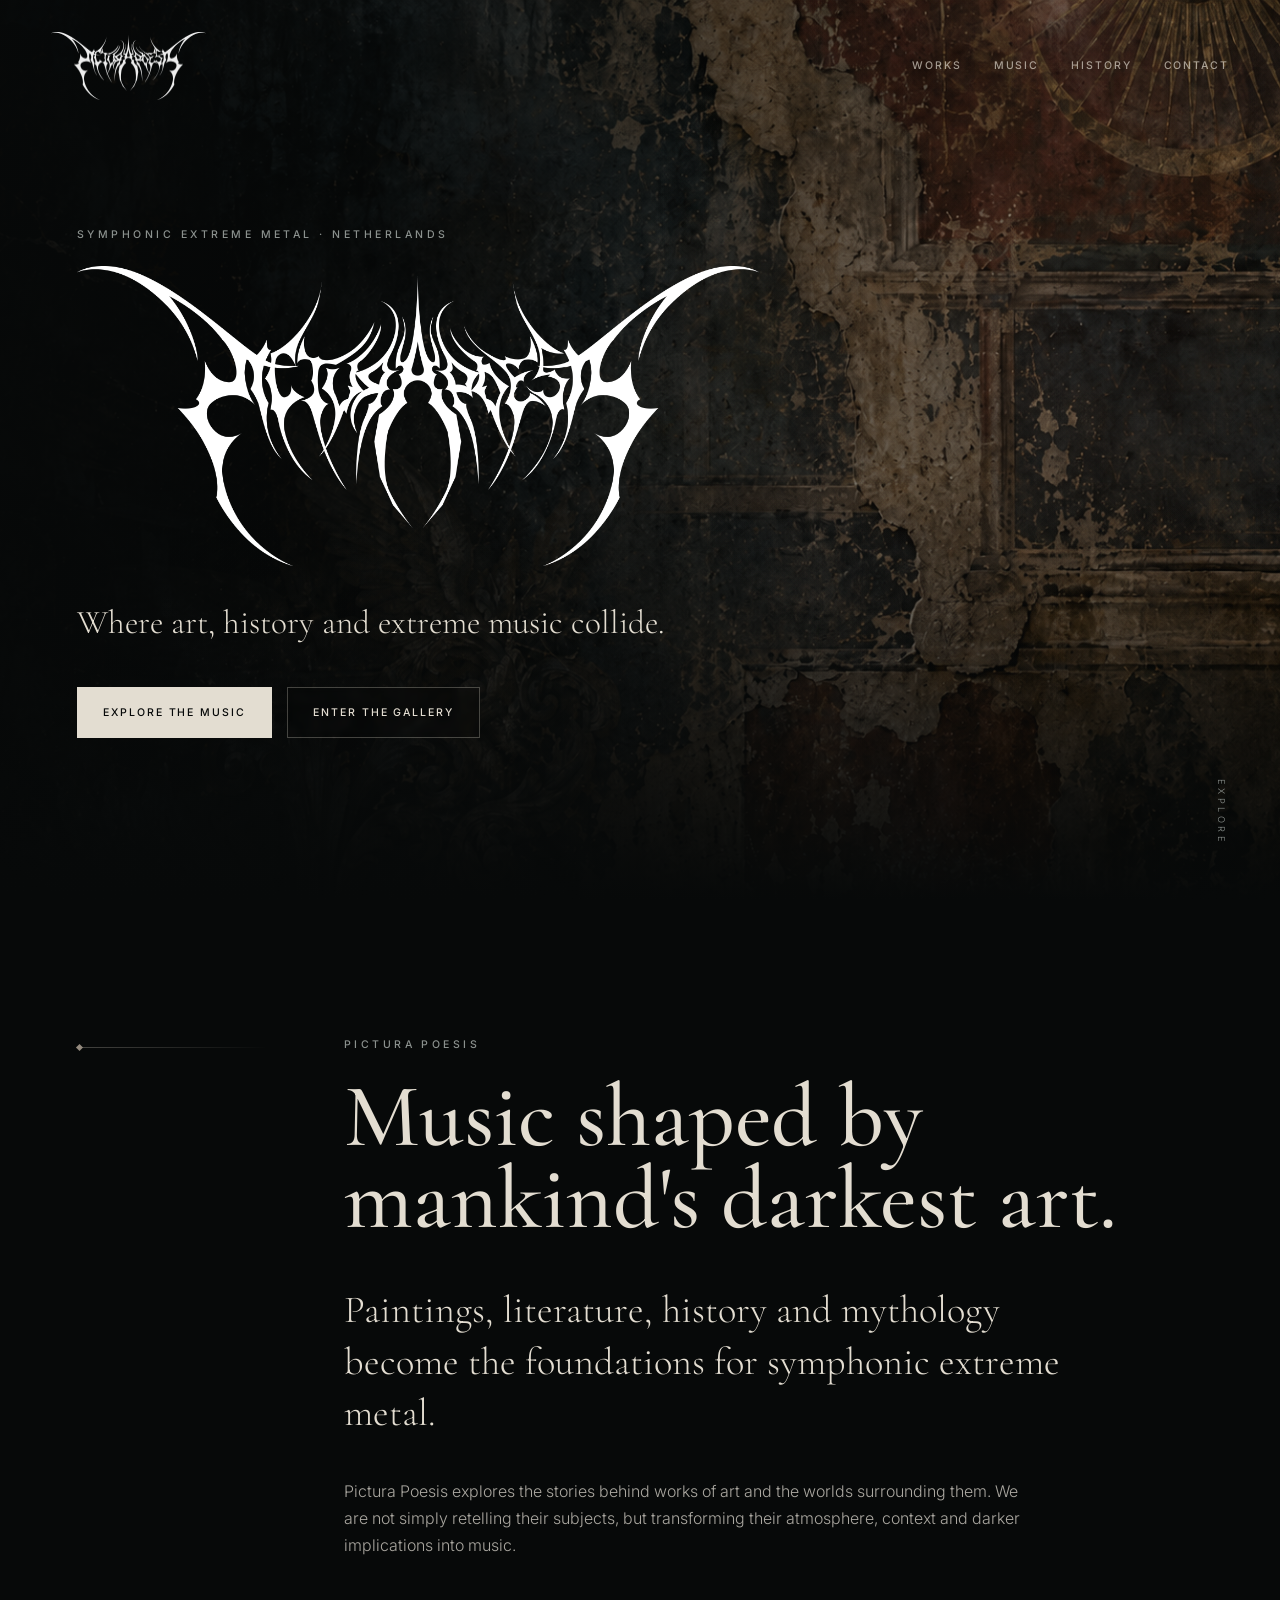
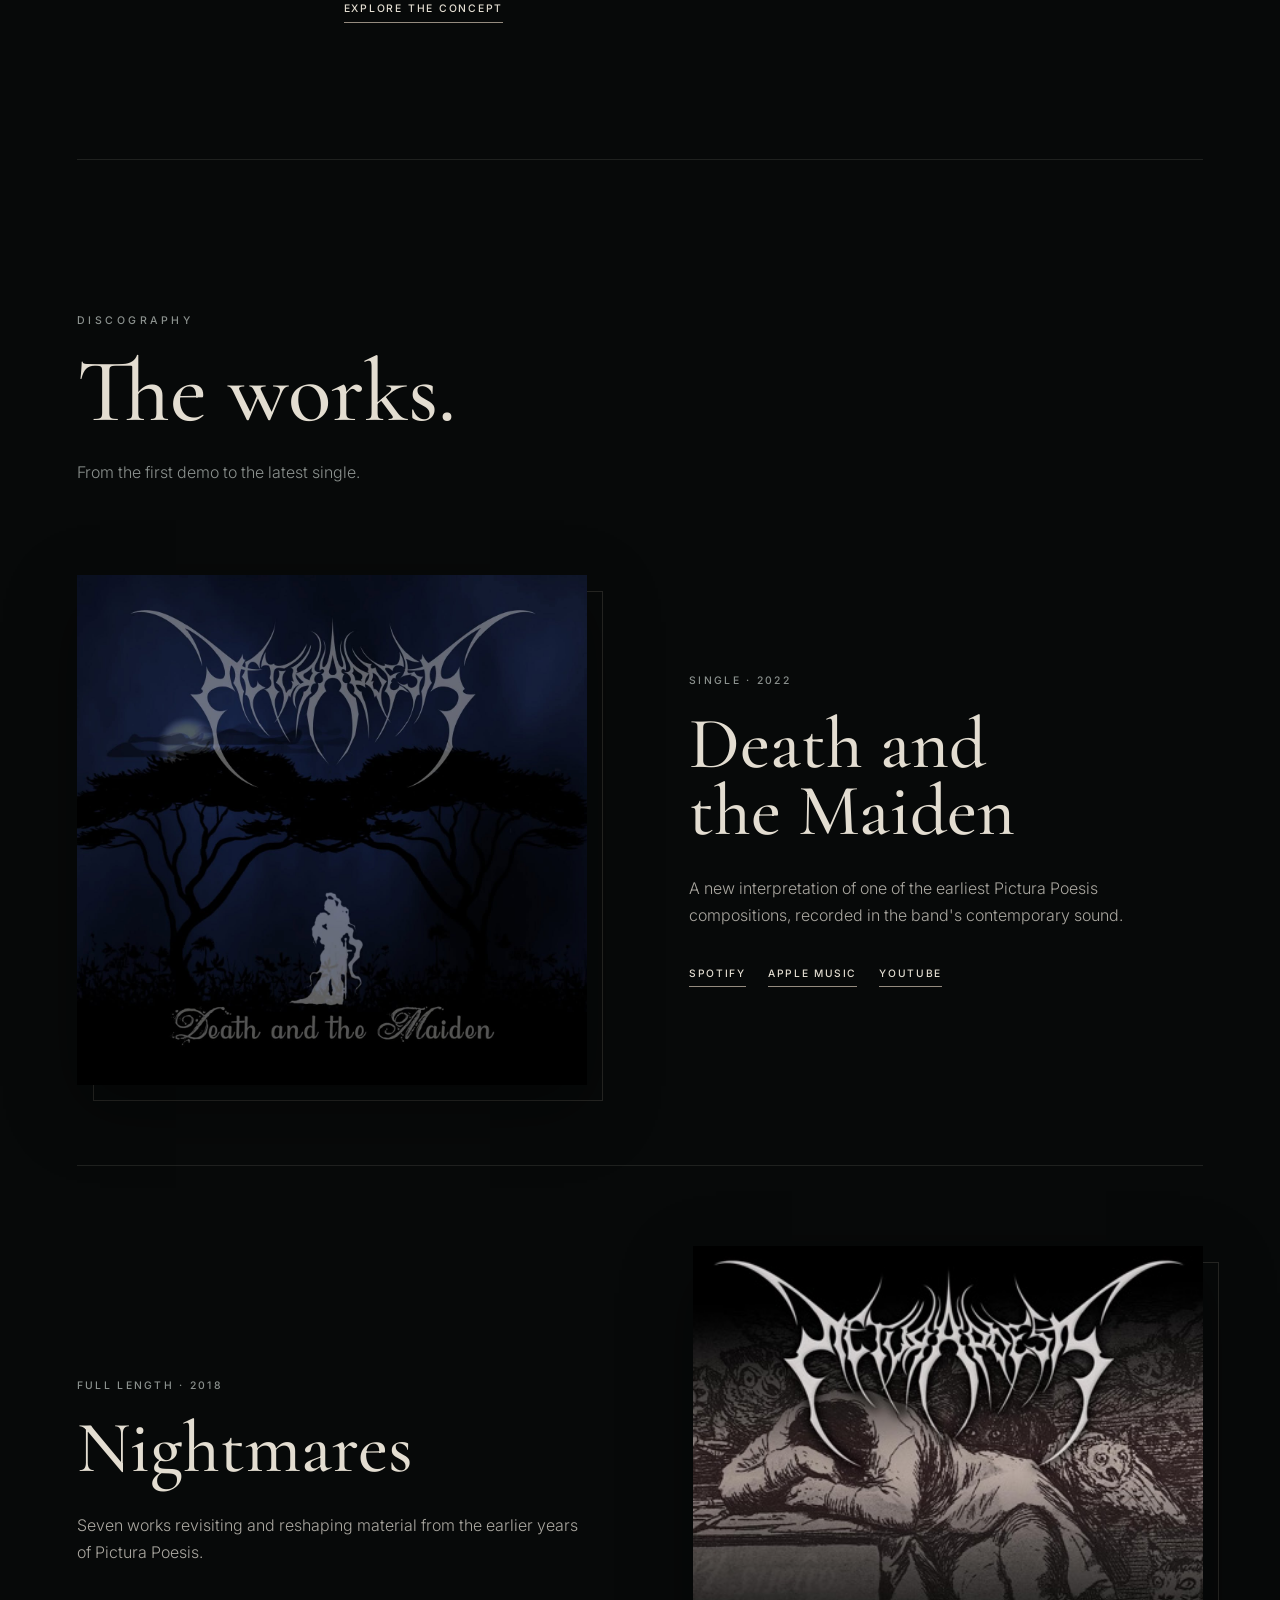
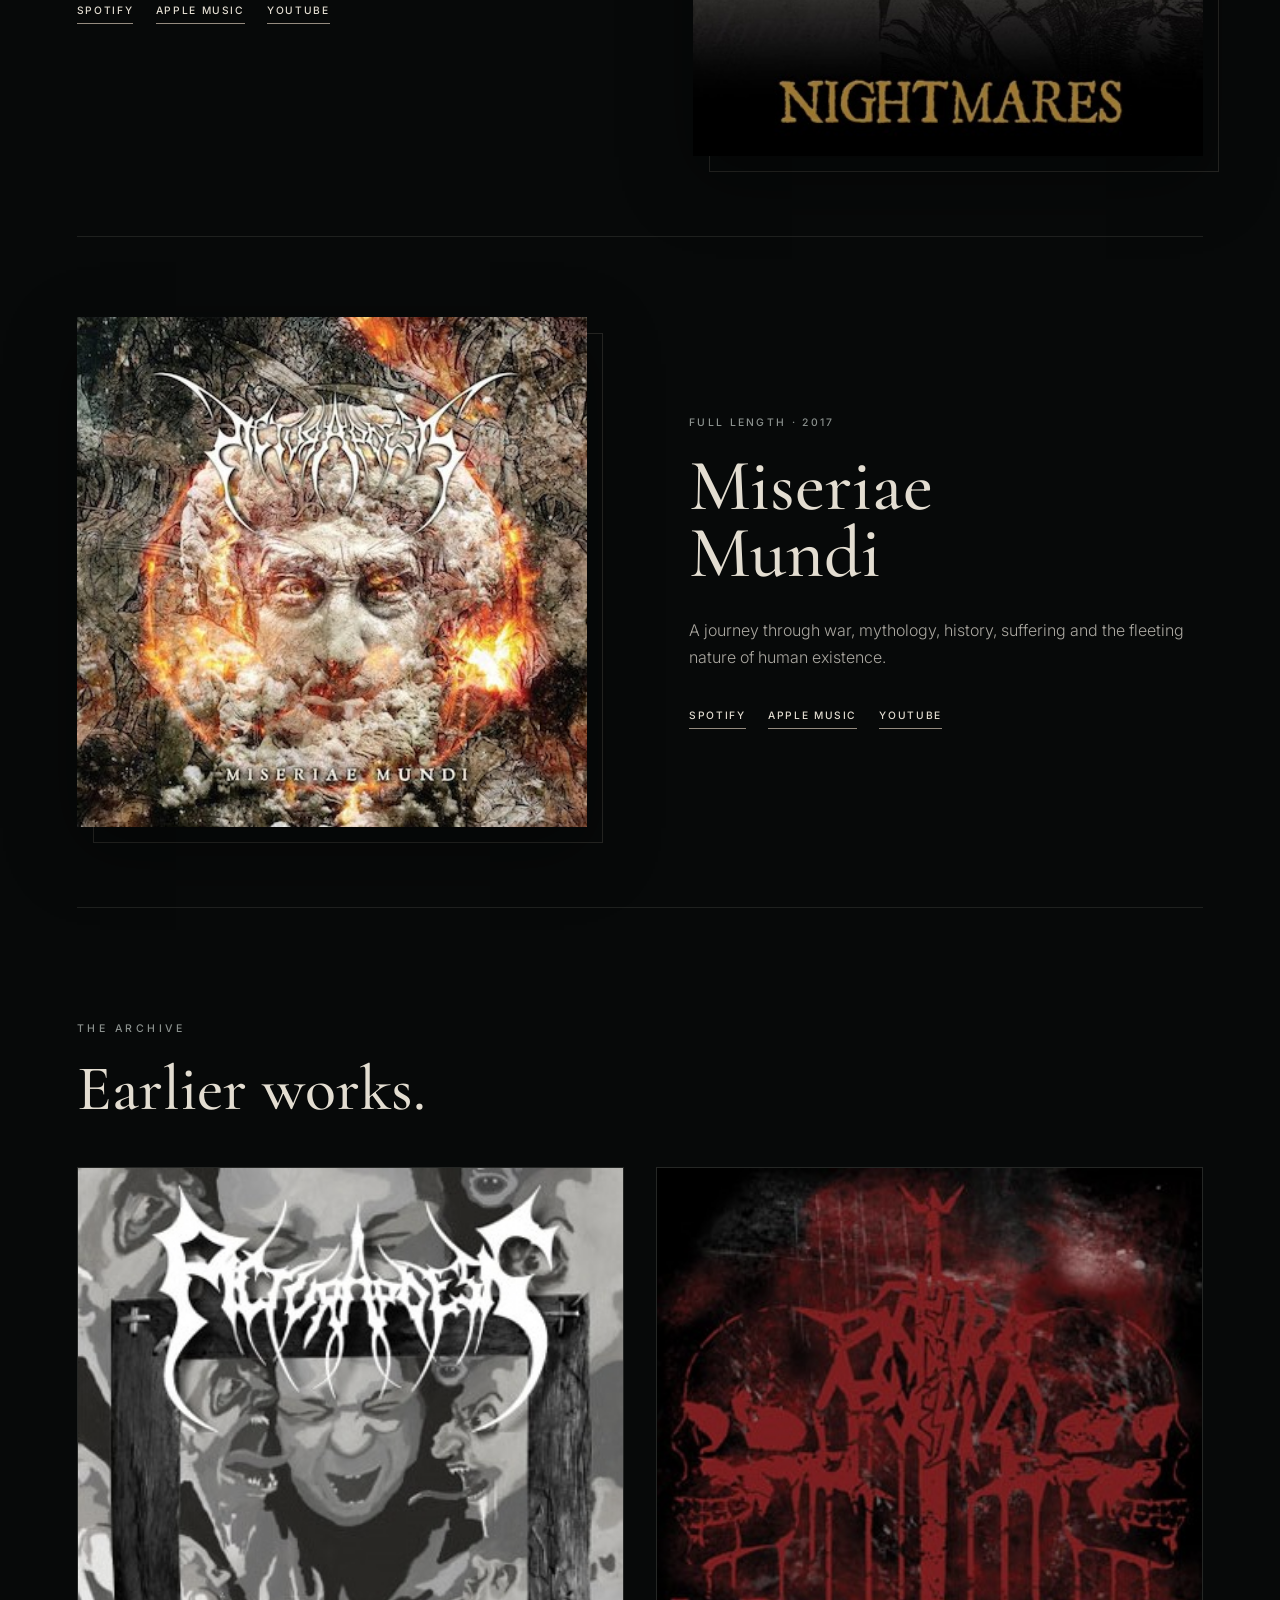
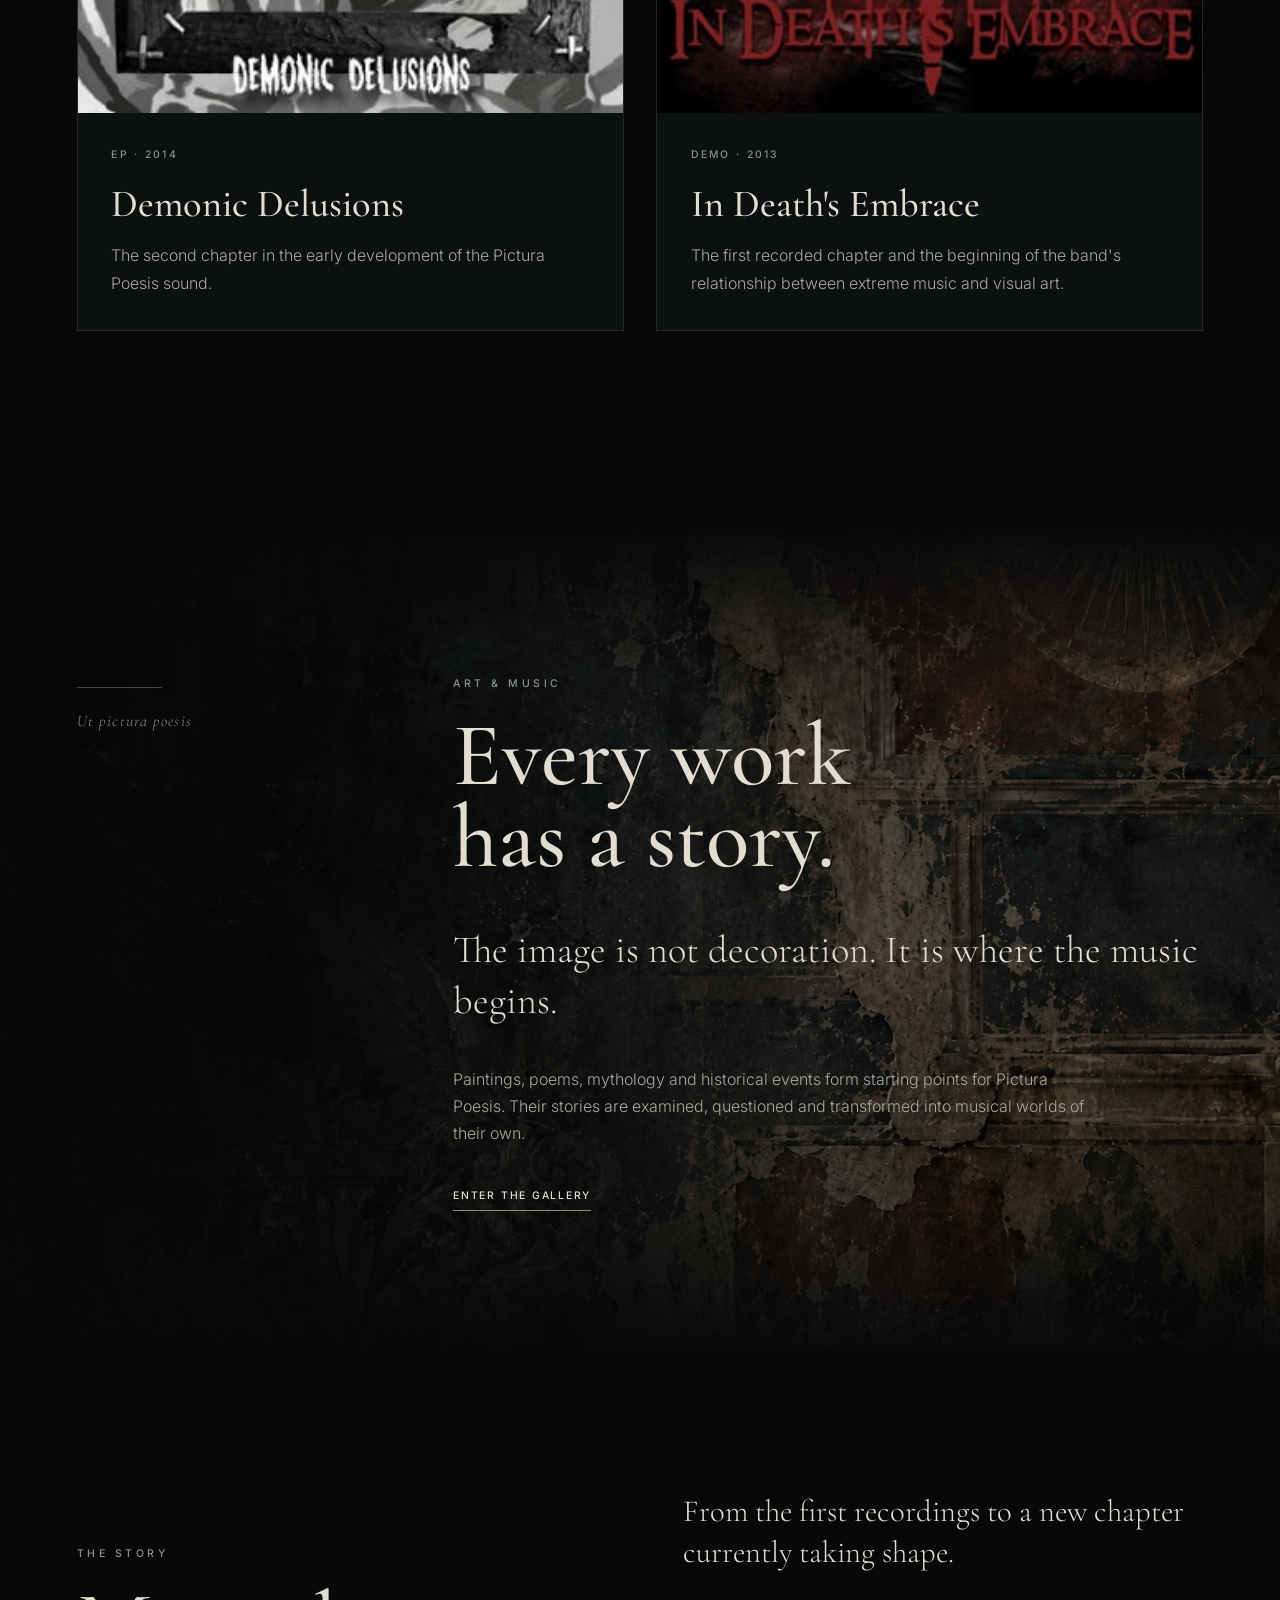
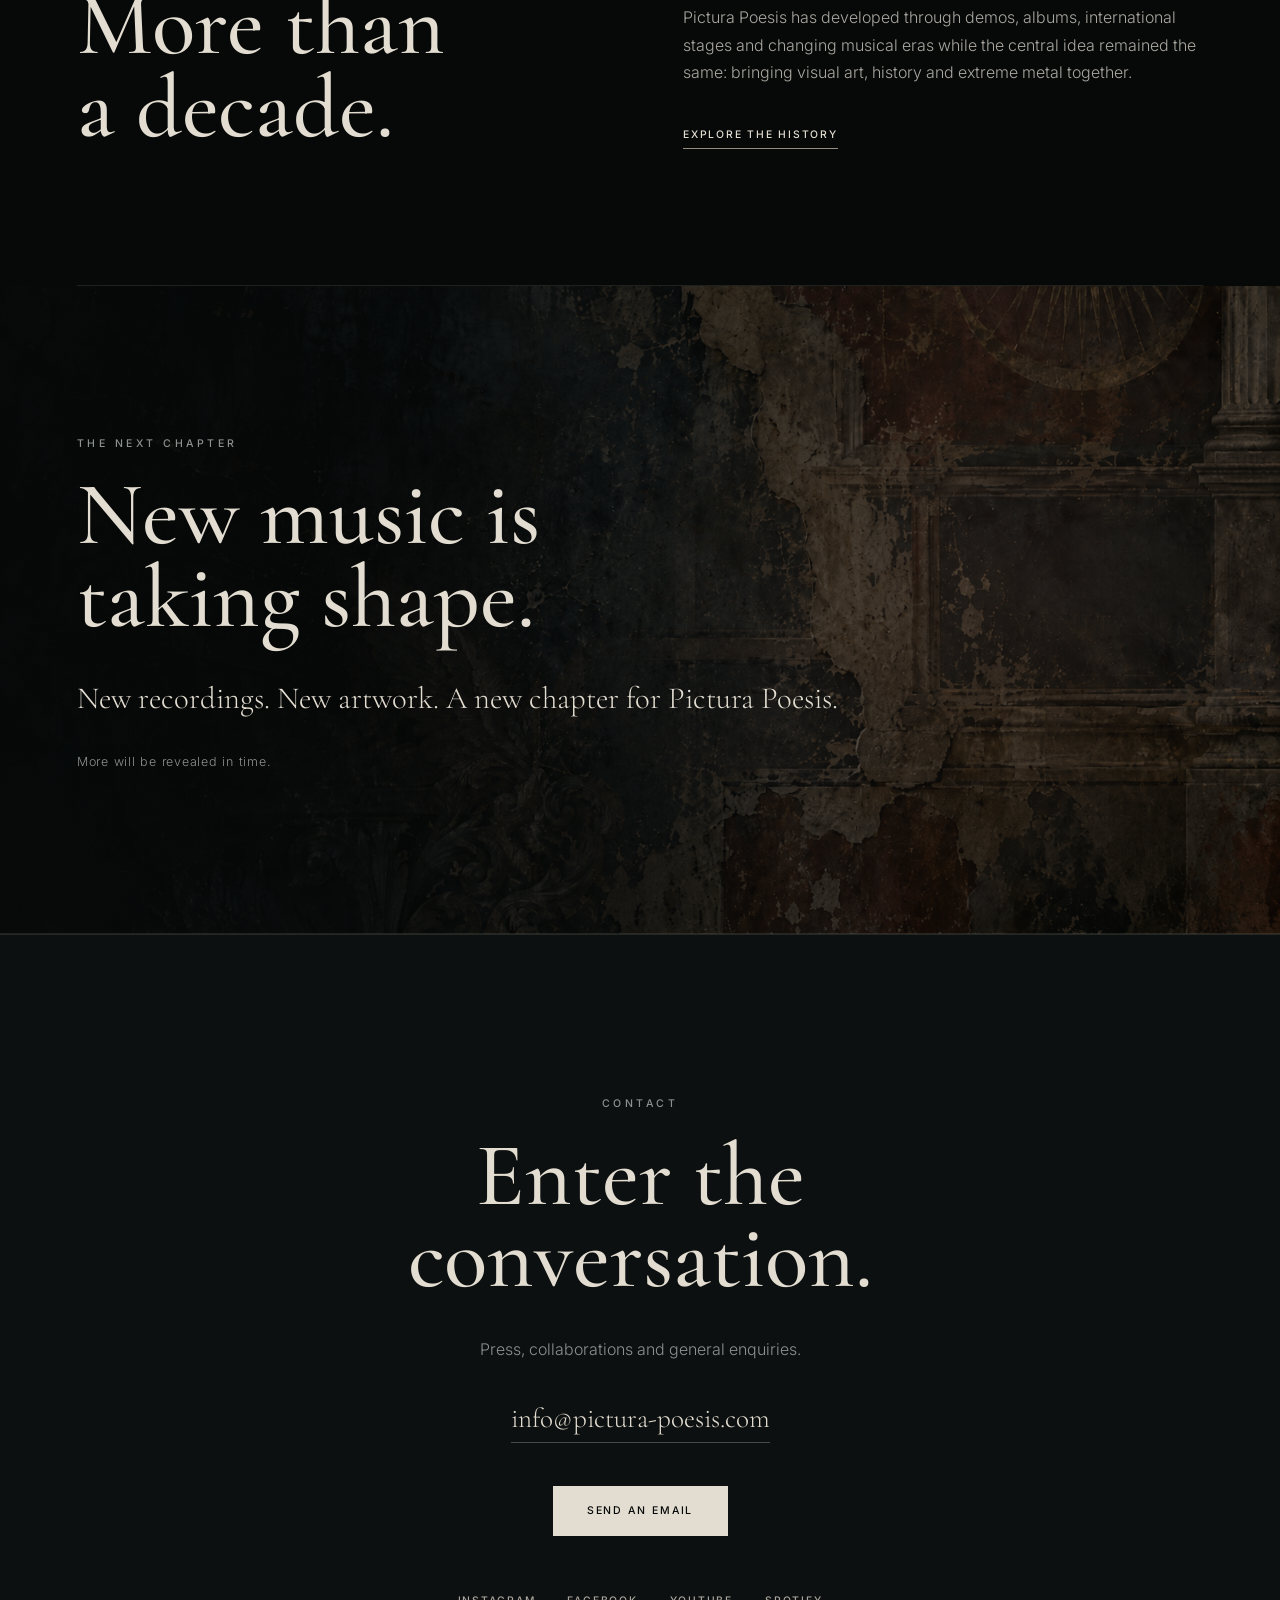
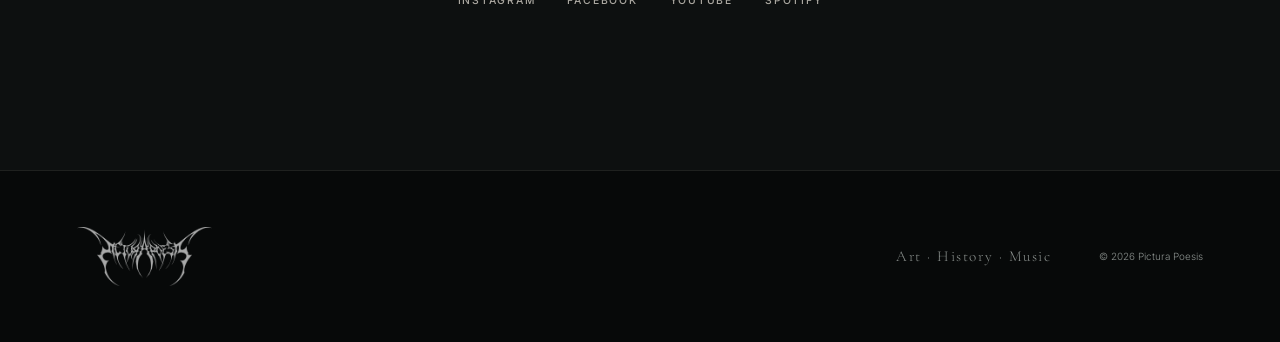
<file: index.html>
<!DOCTYPE html>
<html lang="en">
<head>
<meta charset="UTF-8">
<meta name="viewport" content="width=device-width, initial-scale=1.0">
<title>Pictura Poesis — Symphonic Extreme Metal</title>
<meta name="description" content="Pictura Poesis is a Dutch symphonic extreme metal band inspired by visual art, history, mythology and the darker side of mankind.">
<meta name="author" content="Pictura Poesis">
<meta name="robots" content="index, follow">
<link rel="canonical" href="https://pictura-poesis.com/">
<meta name="theme-color" content="#070909">
<link rel="icon" type="image/png" href="/assets/images/favicon.png">
<link rel="apple-touch-icon" href="/assets/images/favicon.png">
<meta property="og:type" content="website">
<meta property="og:title" content="Pictura Poesis — Symphonic Extreme Metal">
<meta property="og:description" content="Where art, history and extreme music collide.">
<meta property="og:url" content="https://pictura-poesis.com/">
<meta property="og:image" content="https://pictura-poesis.com/assets/images/social-preview.jpg">
<meta property="og:image:width" content="1200">
<meta property="og:image:height" content="630">
<meta property="og:site_name" content="Pictura Poesis">
<meta name="twitter:card" content="summary_large_image">
<meta name="twitter:title" content="Pictura Poesis — Symphonic Extreme Metal">
<meta name="twitter:description" content="Where art, history and extreme music collide.">
<meta name="twitter:image" content="https://pictura-poesis.com/assets/images/social-preview.jpg">
<link rel="preconnect" href="https://fonts.googleapis.com">
<link rel="preconnect" href="https://fonts.gstatic.com" crossorigin>
<link href="https://fonts.googleapis.com/css2?family=Cormorant+Garamond:wght@400;500;600&family=Inter:wght@300;400;500;600&display=swap" rel="stylesheet">
<link rel="stylesheet" href="assets/css/style.css">
<script type="application/ld+json">
{"@context":"https://schema.org","@type":"MusicGroup","name":"Pictura Poesis","url":"https://pictura-poesis.com/","genre":["Symphonic Metal","Death Metal","Black Metal"],"sameAs":["https://www.facebook.com/picturapoesismetal/","https://www.instagram.com/picturapoesismetal/","https://www.youtube.com/@picturapoesis","https://open.spotify.com/artist/5WMOMd6braDyTlX9xz6n1Q"]}
</script>
</head>
<body>
<header class="site-header">
<a class="header-logo" href="index.html" aria-label="Pictura Poesis home"><img src="assets/images/logo.png" alt="Pictura Poesis"></a>
<nav class="desktop-nav" aria-label="Main navigation"><a href="works.html">Works</a><a href="#music">Music</a><a href="history.html">History</a><a href="#contact">Contact</a></nav>
<details class="mobile-menu"><summary>Menu</summary><nav aria-label="Mobile navigation"><a href="works.html">Works</a><a href="#music">Music</a><a href="history.html">History</a><a href="#contact">Contact</a></nav></details>
</header>
<main id="top">
<section class="hero">
<div class="hero-content">
<p class="eyebrow">Symphonic Extreme Metal · Netherlands</p>
<h1 class="sr-only">Pictura Poesis</h1>
<img class="hero-logo" src="assets/images/logo.png" alt="Pictura Poesis">
<p class="hero-tagline">Where art, history and extreme music collide.</p>
<div class="hero-actions"><a class="button button-primary" href="#music">Explore the music</a><a class="button button-secondary" href="works.html">Enter the gallery</a></div>
</div>
<a class="hero-scroll" href="#intro">Explore</a>
</section>
<section id="intro" class="intro section">
<div class="section-rule" aria-hidden="true"><span></span></div>
<div class="intro-content">
<p class="eyebrow">Pictura Poesis</p>
<h2>Music shaped by<br>mankind's darkest art.</h2>
<p class="lead">Paintings, literature, history and mythology become the foundations for symphonic extreme metal.</p>
<p class="body-copy">Pictura Poesis explores the stories behind works of art and the worlds surrounding them. We are not simply retelling their subjects, but transforming their atmosphere, context and darker implications into music.</p>
<a class="text-link" href="works.html">Explore the concept</a>
</div>
</section>
<section id="music" class="discography section">
<header class="section-heading"><p class="eyebrow">Discography</p><h2>The works.</h2><p>From the first demo to the latest single.</p></header>
<article class="release release-feature">
<div class="release-cover"><img src="assets/images/deathandthemaiden.jpg" alt="Death and the Maiden artwork" loading="lazy"></div>
<div class="release-info"><p class="release-type">Single · 2022</p><h3>Death and<br>the Maiden</h3><p>A new interpretation of one of the earliest Pictura Poesis compositions, recorded in the band's contemporary sound.</p><div class="streaming-links"><a href="https://open.spotify.com/album/4mwRuoXnrW4520mu24LD81" target="_blank" rel="noopener noreferrer">Spotify</a><a href="https://music.apple.com/us/album/death-and-the-maiden-single/1644871795" target="_blank" rel="noopener noreferrer">Apple Music</a><a href="https://www.youtube.com/@picturapoesis" target="_blank" rel="noopener noreferrer">YouTube</a></div></div>
</article>
<article class="release release-reverse">
<div class="release-cover"><img src="assets/images/nightmares.jpg" alt="Nightmares album artwork" loading="lazy"></div>
<div class="release-info"><p class="release-type">Full Length · 2018</p><h3>Nightmares</h3><p>Seven works revisiting and reshaping material from the earlier years of Pictura Poesis.</p><div class="streaming-links"><a href="https://open.spotify.com/album/3AnXdnMC1mDPxjdzt0FBMb" target="_blank" rel="noopener noreferrer">Spotify</a><a href="https://music.apple.com/us/album/nightmares/1437054928" target="_blank" rel="noopener noreferrer">Apple Music</a><a href="https://www.youtube.com/@picturapoesis" target="_blank" rel="noopener noreferrer">YouTube</a></div></div>
</article>
<article class="release">
<div class="release-cover"><img src="assets/images/miseriae-mundi.jpg" alt="Miseriae Mundi album artwork" loading="lazy"></div>
<div class="release-info"><p class="release-type">Full Length · 2017</p><h3>Miseriae<br>Mundi</h3><p>A journey through war, mythology, history, suffering and the fleeting nature of human existence.</p><div class="streaming-links"><a href="https://open.spotify.com/album/6PkFPd2xws554ISR9UhCnM" target="_blank" rel="noopener noreferrer">Spotify</a><a href="https://music.apple.com/us/album/miseriae-mundi/1218280300" target="_blank" rel="noopener noreferrer">Apple Music</a><a href="https://www.youtube.com/@picturapoesis" target="_blank" rel="noopener noreferrer">YouTube</a></div></div>
</article>
<div class="archive-heading"><div><p class="eyebrow">The Archive</p><h3>Earlier works.</h3></div></div>
<div class="archive-grid">
<article class="archive-release"><div class="archive-cover"><img src="assets/images/demonic-delusions.jpg" alt="Demonic Delusions artwork" loading="lazy"></div><div class="archive-details"><p class="release-type">EP · 2014</p><h4>Demonic Delusions</h4><p>The second chapter in the early development of the Pictura Poesis sound.</p></div></article>
<article class="archive-release"><div class="archive-cover"><img src="assets/images/in-deaths-embrace.jpg" alt="In Death's Embrace artwork" loading="lazy"></div><div class="archive-details"><p class="release-type">Demo · 2013</p><h4>In Death's Embrace</h4><p>The first recorded chapter and the beginning of the band's relationship between extreme music and visual art.</p></div></article>
</div>
</section>
<section class="concept-section">
<div class="concept-background"></div>
<div class="concept-inner">
<div class="concept-mark"><span></span><p>Ut pictura poesis</p></div>
<div class="concept-copy"><p class="eyebrow">Art & Music</p><h2>Every work<br>has a story.</h2><p class="lead">The image is not decoration. It is where the music begins.</p><p>Paintings, poems, mythology and historical events form starting points for Pictura Poesis. Their stories are examined, questioned and transformed into musical worlds of their own.</p><a class="text-link" href="works.html">Enter the gallery</a></div>
</div>
</section>
<section class="about section">
<div class="about-heading"><p class="eyebrow">The Story</p><h2>More than<br>a decade.</h2></div>
<div class="about-copy"><p class="lead-small">From the first recordings to a new chapter currently taking shape.</p><p>Pictura Poesis has developed through demos, albums, international stages and changing musical eras while the central idea remained the same: bringing visual art, history and extreme metal together.</p><a class="text-link" href="history.html">Explore the history</a></div>
</section>
<section class="next-chapter">
<div class="next-chapter-inner"><p class="eyebrow">The next chapter</p><h2>New music is<br>taking shape.</h2><p class="lead-small">New recordings. New artwork. A new chapter for Pictura Poesis.</p><p class="chapter-note">More will be revealed in time.</p></div>
</section>
<section id="contact" class="contact">
<div class="contact-inner"><p class="eyebrow">Contact</p><h2>Enter the<br>conversation.</h2><p class="contact-intro">Press, collaborations and general enquiries.</p><a class="email-link" href="mailto:info@pictura-poesis.com">info@pictura-poesis.com</a><div class="contact-actions"><a class="button button-primary" href="mailto:info@pictura-poesis.com">Send an email</a></div><div class="social-links"><a href="https://www.instagram.com/picturapoesismetal/" target="_blank" rel="noopener noreferrer">Instagram</a><a href="https://www.facebook.com/picturapoesismetal/" target="_blank" rel="noopener noreferrer">Facebook</a><a href="https://www.youtube.com/@picturapoesis" target="_blank" rel="noopener noreferrer">YouTube</a><a href="https://open.spotify.com/artist/5WMOMd6braDyTlX9xz6n1Q" target="_blank" rel="noopener noreferrer">Spotify</a></div></div>
</section>
</main>
<footer class="footer"><a class="footer-logo" href="index.html"><img src="assets/images/logo.png" alt="Pictura Poesis"></a><p class="footer-tagline">Art · History · Music</p><small>© 2026 Pictura Poesis</small></footer>
</body>
</html>
</file>
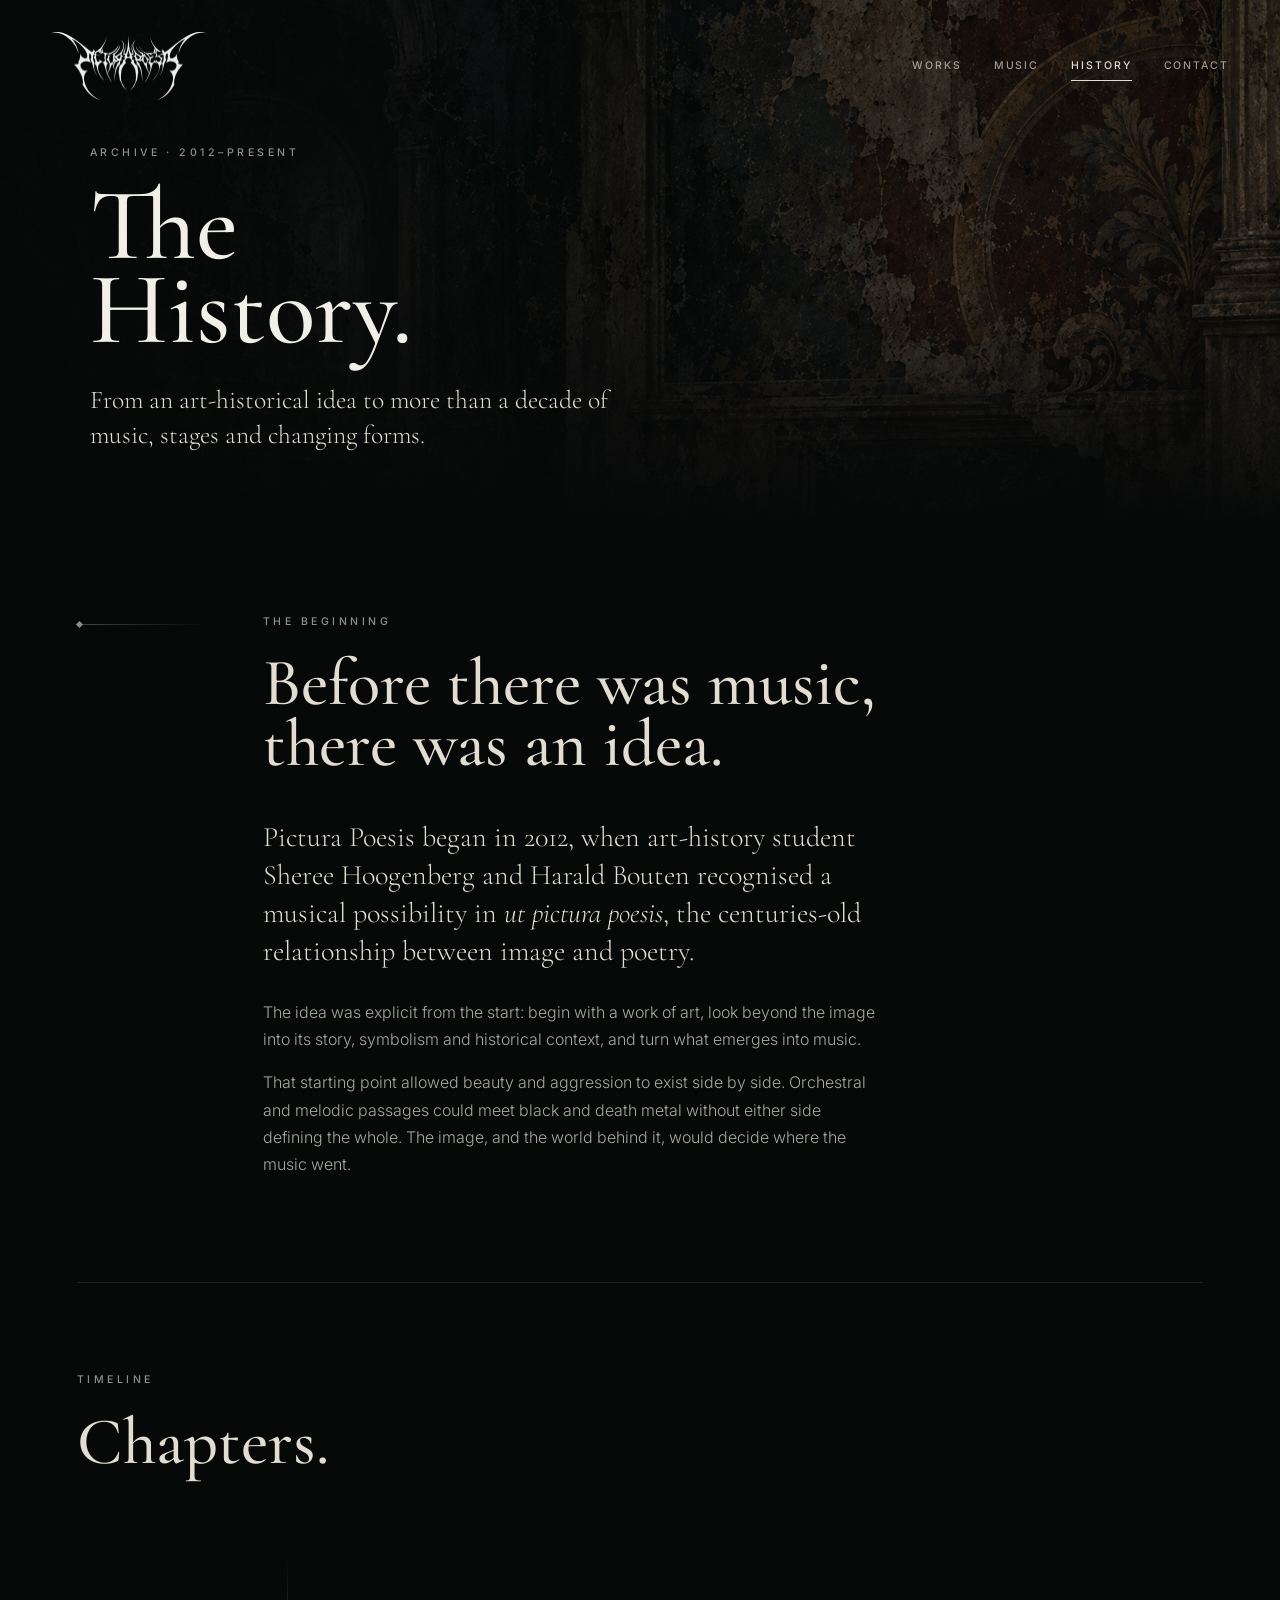
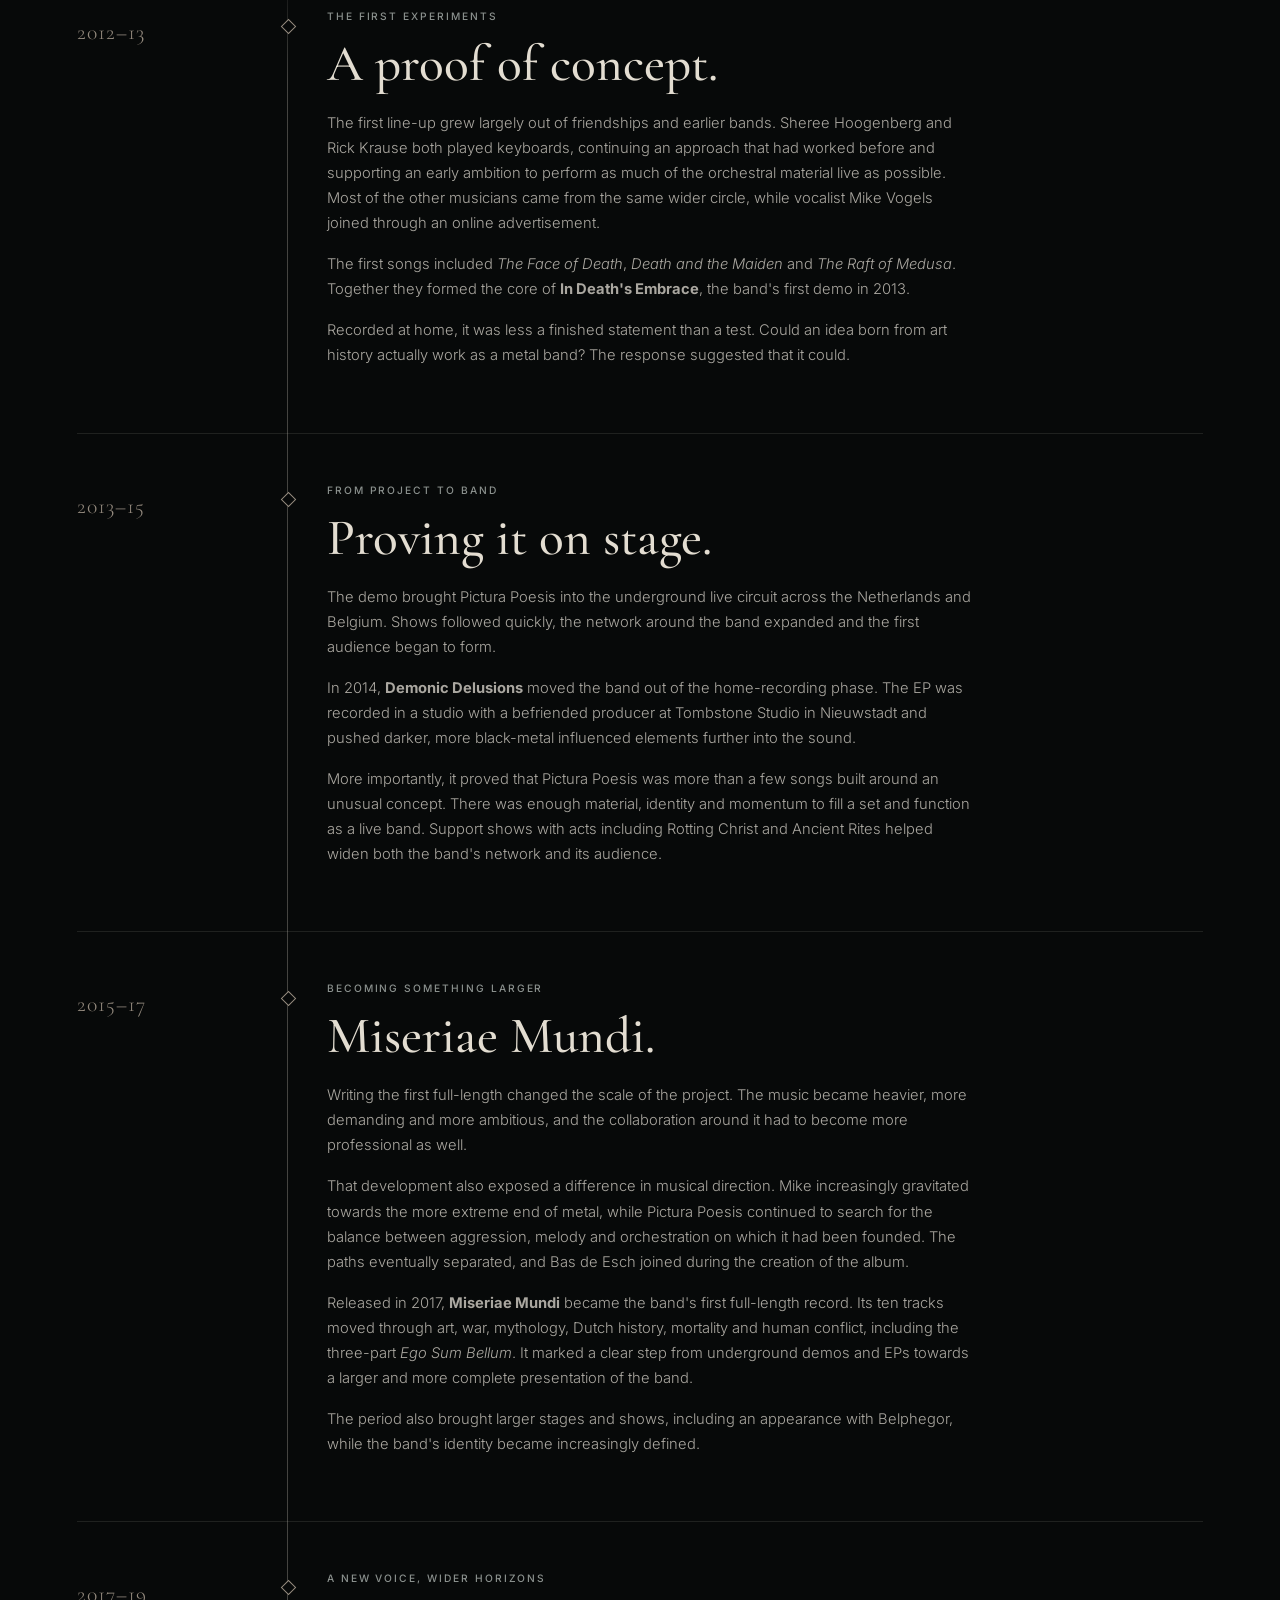
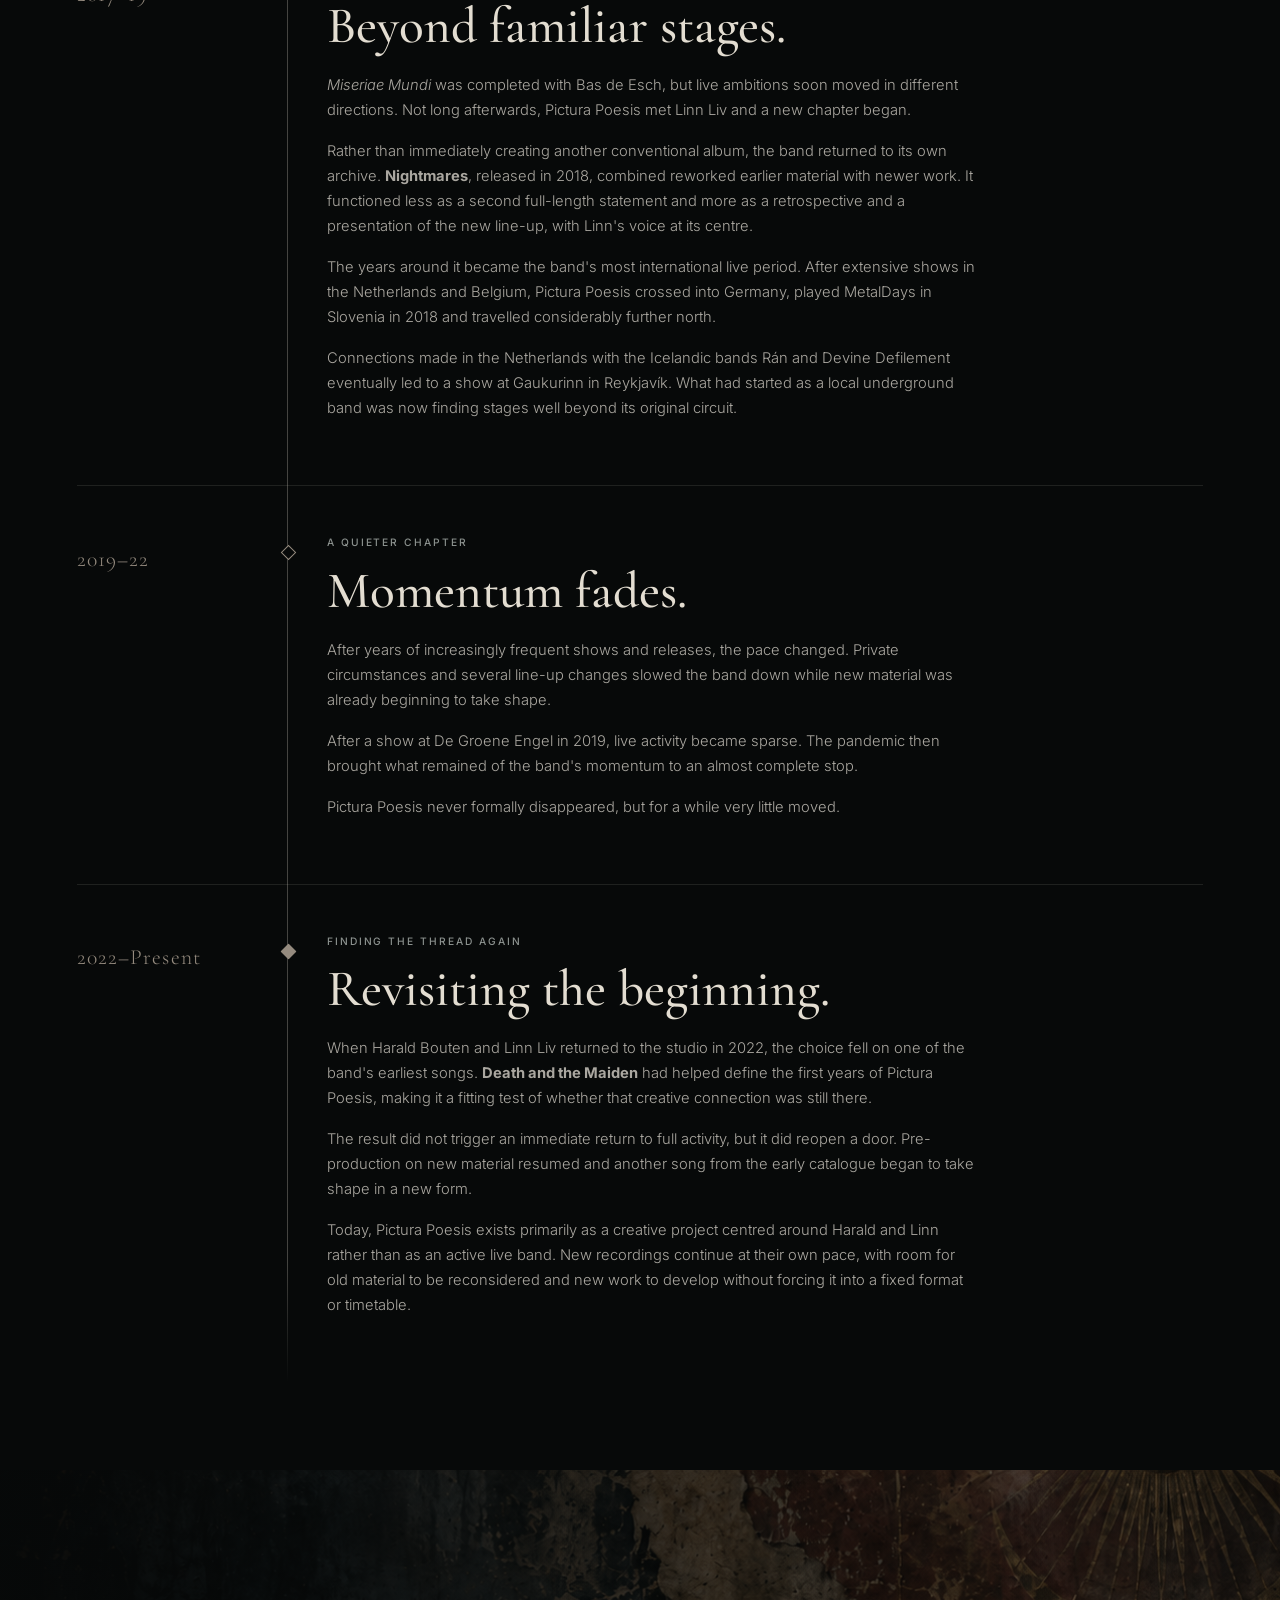
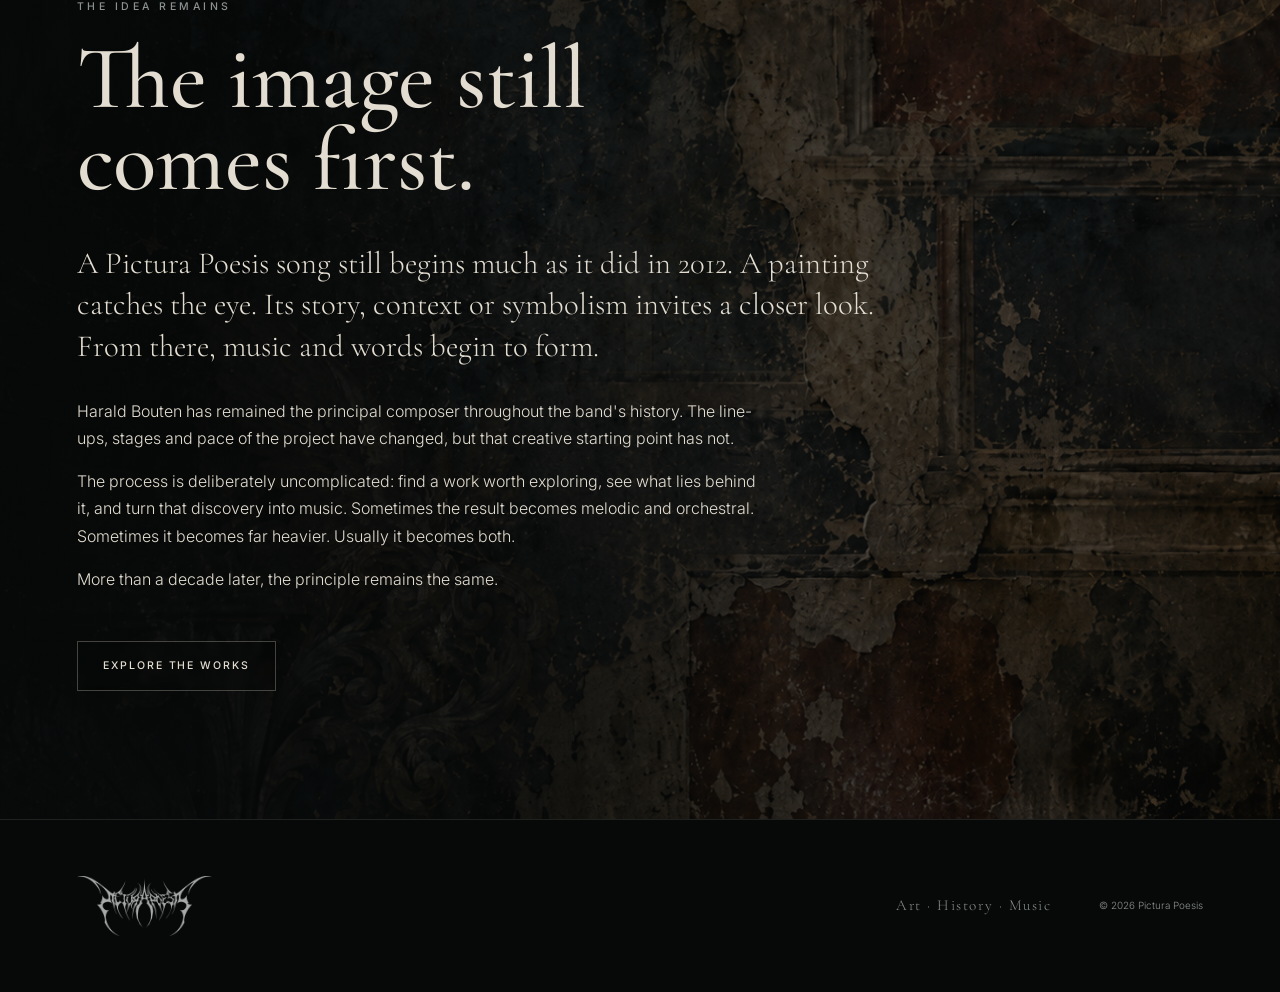
<file: history.html>
<!doctype html>
<html lang="en">
<head>
    <meta charset="utf-8">
    <meta name="viewport" content="width=device-width, initial-scale=1">
    <meta name="description" content="The history of Pictura Poesis, from its art-historical origins in 2012 to its current form as a symphonic extreme metal project.">
    <title>The History | Pictura Poesis</title>

    <link rel="preconnect" href="https://fonts.googleapis.com">
    <link rel="preconnect" href="https://fonts.gstatic.com" crossorigin>
    <link href="https://fonts.googleapis.com/css2?family=Cormorant+Garamond:wght@400;500;600&family=Inter:wght@300;400;500&display=swap" rel="stylesheet">
    <link rel="stylesheet" href="assets/css/style.css">
</head>

<body class="history-page">

<header class="site-header">
    <a class="header-logo" href="index.html" aria-label="Pictura Poesis home">
        <img src="assets/images/logo.png" alt="Pictura Poesis">
    </a>

    <nav class="desktop-nav" aria-label="Main navigation">
        <a href="works.html">Works</a>
        <a href="index.html#music">Music</a>
        <a class="nav-active" href="history.html" aria-current="page">History</a>
        <a href="index.html#contact">Contact</a>
    </nav>

    <details class="mobile-menu">
        <summary>Menu</summary>
        <nav aria-label="Mobile navigation">
            <a href="works.html">Works</a>
            <a href="index.html#music">Music</a>
            <a class="nav-active" href="history.html" aria-current="page">History</a>
            <a href="index.html#contact">Contact</a>
        </nav>
    </details>
</header>

<main>

    <section class="page-hero">
        <div class="page-hero-content">
            <p class="eyebrow">Archive · 2012–Present</p>
            <h1 class="page-title">The<br>History.</h1>
            <p class="page-lead">From an art-historical idea to more than a decade of music, stages and changing forms.</p>
        </div>
    </section>

    <section class="section page-intro">
        <div class="section-rule"><span></span></div>

        <div>
            <p class="eyebrow">The beginning</p>
            <h2>Before there was music,<br>there was an idea.</h2>

            <p class="lead">
                Pictura Poesis began in 2012, when art-history student Sheree Hoogenberg and Harald Bouten recognised a musical possibility in <em>ut pictura poesis</em>, the centuries-old relationship between image and poetry.
            </p>

            <div class="body-copy">
                <p>
                    The idea was explicit from the start: begin with a work of art, look beyond the image into its story, symbolism and historical context, and turn what emerges into music.
                </p>
                <p>
                    That starting point allowed beauty and aggression to exist side by side. Orchestral and melodic passages could meet black and death metal without either side defining the whole. The image, and the world behind it, would decide where the music went.
                </p>
            </div>
        </div>
    </section>

    <section class="section timeline-section">
        <div class="section-heading">
            <p class="eyebrow">Timeline</p>
            <h2>Chapters.</h2>
        </div>

        <div class="timeline">

            <article class="timeline-entry">
                <div class="timeline-year">2012–13</div>
                <div class="timeline-marker" aria-hidden="true"></div>

                <div class="timeline-content">
                    <p class="timeline-label">The first experiments</p>
                    <h3>A proof of concept.</h3>

                    <p>
                        The first line-up grew largely out of friendships and earlier bands. Sheree Hoogenberg and Rick Krause both played keyboards, continuing an approach that had worked before and supporting an early ambition to perform as much of the orchestral material live as possible. Most of the other musicians came from the same wider circle, while vocalist Mike Vogels joined through an online advertisement.
                    </p>
                    <p>
                        The first songs included <em>The Face of Death</em>, <em>Death and the Maiden</em> and <em>The Raft of Medusa</em>. Together they formed the core of <strong>In Death's Embrace</strong>, the band's first demo in 2013.
                    </p>
                    <p>
                        Recorded at home, it was less a finished statement than a test. Could an idea born from art history actually work as a metal band? The response suggested that it could.
                    </p>
                </div>
            </article>

            <article class="timeline-entry">
                <div class="timeline-year">2013–15</div>
                <div class="timeline-marker" aria-hidden="true"></div>

                <div class="timeline-content">
                    <p class="timeline-label">From project to band</p>
                    <h3>Proving it on stage.</h3>

                    <p>
                        The demo brought Pictura Poesis into the underground live circuit across the Netherlands and Belgium. Shows followed quickly, the network around the band expanded and the first audience began to form.
                    </p>
                    <p>
                        In 2014, <strong>Demonic Delusions</strong> moved the band out of the home-recording phase. The EP was recorded in a studio with a befriended producer at Tombstone Studio in Nieuwstadt and pushed darker, more black-metal influenced elements further into the sound.
                    </p>
                    <p>
                        More importantly, it proved that Pictura Poesis was more than a few songs built around an unusual concept. There was enough material, identity and momentum to fill a set and function as a live band. Support shows with acts including Rotting Christ and Ancient Rites helped widen both the band's network and its audience.
                    </p>
                </div>
            </article>

            <article class="timeline-entry">
                <div class="timeline-year">2015–17</div>
                <div class="timeline-marker" aria-hidden="true"></div>

                <div class="timeline-content">
                    <p class="timeline-label">Becoming something larger</p>
                    <h3>Miseriae Mundi.</h3>

                    <p>
                        Writing the first full-length changed the scale of the project. The music became heavier, more demanding and more ambitious, and the collaboration around it had to become more professional as well.
                    </p>
                    <p>
                        That development also exposed a difference in musical direction. Mike increasingly gravitated towards the more extreme end of metal, while Pictura Poesis continued to search for the balance between aggression, melody and orchestration on which it had been founded. The paths eventually separated, and Bas de Esch joined during the creation of the album.
                    </p>
                    <p>
                        Released in 2017, <strong>Miseriae Mundi</strong> became the band's first full-length record. Its ten tracks moved through art, war, mythology, Dutch history, mortality and human conflict, including the three-part <em>Ego Sum Bellum</em>. It marked a clear step from underground demos and EPs towards a larger and more complete presentation of the band.
                    </p>
                    <p>
                        The period also brought larger stages and shows, including an appearance with Belphegor, while the band's identity became increasingly defined.
                    </p>
                </div>
            </article>

            <article class="timeline-entry">
                <div class="timeline-year">2017–19</div>
                <div class="timeline-marker" aria-hidden="true"></div>

                <div class="timeline-content">
                    <p class="timeline-label">A new voice, wider horizons</p>
                    <h3>Beyond familiar stages.</h3>

                    <p>
                        <em>Miseriae Mundi</em> was completed with Bas de Esch, but live ambitions soon moved in different directions. Not long afterwards, Pictura Poesis met Linn Liv and a new chapter began.
                    </p>
                    <p>
                        Rather than immediately creating another conventional album, the band returned to its own archive. <strong>Nightmares</strong>, released in 2018, combined reworked earlier material with newer work. It functioned less as a second full-length statement and more as a retrospective and a presentation of the new line-up, with Linn's voice at its centre.
                    </p>
                    <p>
                        The years around it became the band's most international live period. After extensive shows in the Netherlands and Belgium, Pictura Poesis crossed into Germany, played MetalDays in Slovenia in 2018 and travelled considerably further north.
                    </p>
                    <p>
                        Connections made in the Netherlands with the Icelandic bands Rán and Devine Defilement eventually led to a show at Gaukurinn in Reykjavík. What had started as a local underground band was now finding stages well beyond its original circuit.
                    </p>
                </div>
            </article>

            <article class="timeline-entry">
                <div class="timeline-year">2019–22</div>
                <div class="timeline-marker" aria-hidden="true"></div>

                <div class="timeline-content">
                    <p class="timeline-label">A quieter chapter</p>
                    <h3>Momentum fades.</h3>

                    <p>
                        After years of increasingly frequent shows and releases, the pace changed. Private circumstances and several line-up changes slowed the band down while new material was already beginning to take shape.
                    </p>
                    <p>
                        After a show at De Groene Engel in 2019, live activity became sparse. The pandemic then brought what remained of the band's momentum to an almost complete stop.
                    </p>
                    <p>
                        Pictura Poesis never formally disappeared, but for a while very little moved.
                    </p>
                </div>
            </article>

            <article class="timeline-entry timeline-entry-current">
                <div class="timeline-year">2022–Present</div>
                <div class="timeline-marker" aria-hidden="true"></div>

                <div class="timeline-content">
                    <p class="timeline-label">Finding the thread again</p>
                    <h3>Revisiting the beginning.</h3>

                    <p>
                        When Harald Bouten and Linn Liv returned to the studio in 2022, the choice fell on one of the band's earliest songs. <strong>Death and the Maiden</strong> had helped define the first years of Pictura Poesis, making it a fitting test of whether that creative connection was still there.
                    </p>
                    <p>
                        The result did not trigger an immediate return to full activity, but it did reopen a door. Pre-production on new material resumed and another song from the early catalogue began to take shape in a new form.
                    </p>
                    <p>
                        Today, Pictura Poesis exists primarily as a creative project centred around Harald and Linn rather than as an active live band. New recordings continue at their own pace, with room for old material to be reconsidered and new work to develop without forcing it into a fixed format or timetable.
                    </p>
                </div>
            </article>

        </div>
    </section>

    <section class="history-manifesto">
        <div class="history-manifesto-inner">
            <p class="eyebrow">The idea remains</p>
            <h2>The image still<br>comes first.</h2>

            <p class="lead-small">
                A Pictura Poesis song still begins much as it did in 2012. A painting catches the eye. Its story, context or symbolism invites a closer look. From there, music and words begin to form.
            </p>

            <div class="body-copy">
                <p>
                    Harald Bouten has remained the principal composer throughout the band's history. The line-ups, stages and pace of the project have changed, but that creative starting point has not.
                </p>
                <p>
                    The process is deliberately uncomplicated: find a work worth exploring, see what lies behind it, and turn that discovery into music. Sometimes the result becomes melodic and orchestral. Sometimes it becomes far heavier. Usually it becomes both.
                </p>
                <p>
                    More than a decade later, the principle remains the same.
                </p>
            </div>

            <a class="button button-secondary" href="works.html">Explore the works</a>
        </div>
    </section>

</main>

<footer class="footer">
    <a class="footer-logo" href="index.html" aria-label="Pictura Poesis home">
        <img src="assets/images/logo.png" alt="Pictura Poesis">
    </a>
    <p class="footer-tagline">Art · History · Music</p>
    <small>© 2026 Pictura Poesis</small>
</footer>

</body>
</html>
</file>
<file: assets/css/style.css>
/* ==========================================================
   PICTURA POESIS
========================================================== */

:root {
    --black:#070909;
    --black-soft:#0d1010;
    --black-raised:#111515;
    --ash:#8b918e;
    --ash-light:#aaa7a0;
    --parchment:#e3ddd1;
    --white:#f2efe7;
    --dust:#958b7f;
    --line:rgba(227,221,209,.11);
    --line-strong:rgba(227,221,209,.28);
    --font-display:"Cormorant Garamond",serif;
    --font-body:"Inter",sans-serif;
    --content-width:1220px;
    --section-width:min(calc(100% - 12vw),var(--content-width));
    --bg-main:url("../images/background.png");
    --bg-history:url("../images/history-bg.png");
}

* { box-sizing:border-box; }

html { scroll-behavior:smooth; }

body {
    margin:0;
    background:var(--black);
    color:var(--parchment);
    font-family:var(--font-body);
    font-weight:300;
    line-height:1.7;
    overflow-x:hidden;
}

img { display:block; max-width:100%; }
a { color:inherit; text-decoration:none; }
button,input,textarea { font:inherit; }
p { margin-top:0; }

::selection {
    background:var(--parchment);
    color:var(--black);
}

.sr-only {
    position:absolute;
    width:1px;
    height:1px;
    padding:0;
    margin:-1px;
    overflow:hidden;
    clip:rect(0,0,0,0);
    white-space:nowrap;
    border:0;
}

/* TYPOGRAPHY */

h1,h2,h3,h4 {
    margin:0;
    font-family:var(--font-display);
    font-weight:500;
}

h2 { font-size:clamp(3.4rem,7vw,6.7rem); line-height:.92; }
h3 { font-size:clamp(2.8rem,5.7vw,5.3rem); line-height:.93; }
h4 { font-size:clamp(1.9rem,3vw,2.6rem); line-height:1; }

.eyebrow {
    margin-bottom:1.35rem;
    color:var(--ash);
    font-size:.66rem;
    font-weight:500;
    letter-spacing:.33em;
    text-transform:uppercase;
}

.lead {
    max-width:760px;
    font-family:var(--font-display);
    font-size:clamp(1.55rem,3vw,2.5rem);
    line-height:1.34;
}

.lead-small {
    font-family:var(--font-display);
    font-size:clamp(1.5rem,2.4vw,2.15rem);
    line-height:1.35;
}

.body-copy { max-width:690px; }

/* HEADER */

.site-header {
    position:absolute;
    top:0;
    left:0;
    z-index:50;
    display:flex;
    align-items:center;
    justify-content:space-between;
    width:100%;
    padding:2rem 4vw;
}

.header-logo { display:block; width:155px; }
.header-logo img { width:100%; opacity:.93; }

.desktop-nav {
    display:flex;
    align-items:center;
    gap:2rem;
    font-size:.66rem;
    font-weight:500;
    letter-spacing:.18em;
    text-transform:uppercase;
}

.desktop-nav a {
    position:relative;
    padding:.4rem 0;
    opacity:.66;
    transition:opacity .2s ease;
}

.desktop-nav a::after {
    content:"";
    position:absolute;
    bottom:0;
    left:0;
    width:0;
    height:1px;
    background:var(--parchment);
    transition:width .25s ease;
}

.desktop-nav a:hover,
.desktop-nav .nav-active { opacity:1; }

.desktop-nav a:hover::after,
.desktop-nav .nav-active::after { width:100%; }

/* MOBILE MENU */

.mobile-menu { display:none; }

.mobile-menu summary {
    list-style:none;
    cursor:pointer;
    color:var(--parchment);
    font-size:.62rem;
    font-weight:500;
    letter-spacing:.22em;
    text-transform:uppercase;
}

.mobile-menu summary::-webkit-details-marker { display:none; }

.mobile-menu nav {
    position:absolute;
    top:4.7rem;
    right:5vw;
    display:flex;
    flex-direction:column;
    min-width:180px;
    padding:1.4rem;
    background:rgba(7,9,9,.96);
    border:1px solid var(--line-strong);
    backdrop-filter:blur(12px);
}

.mobile-menu nav a {
    padding:.75rem 0;
    border-bottom:1px solid var(--line);
    font-size:.67rem;
    letter-spacing:.18em;
    text-transform:uppercase;
}

.mobile-menu nav a:last-child { border-bottom:0; }

/* BUTTONS & LINKS */

.button {
    display:inline-flex;
    align-items:center;
    justify-content:center;
    min-width:175px;
    padding:.95rem 1.6rem;
    border:1px solid var(--line-strong);
    font-size:.66rem;
    font-weight:500;
    letter-spacing:.18em;
    text-transform:uppercase;
    transition:background .2s ease,color .2s ease,border-color .2s ease;
}

.button-primary {
    background:var(--parchment);
    color:var(--black);
    border-color:var(--parchment);
}

.button-primary:hover {
    background:var(--white);
    border-color:var(--white);
}

.button-secondary {
    background:rgba(7,9,9,.18);
    backdrop-filter:blur(3px);
}

.button-secondary:hover {
    background:rgba(7,9,9,.52);
    border-color:var(--parchment);
}

.text-link {
    display:inline-block;
    position:relative;
    margin-top:1.5rem;
    padding-bottom:.35rem;
    font-size:.65rem;
    font-weight:500;
    letter-spacing:.17em;
    text-transform:uppercase;
}

.text-link::after,
.streaming-links a::after {
    content:"";
    position:absolute;
    left:0;
    bottom:0;
    width:100%;
    height:1px;
    background:var(--dust);
    transform-origin:left center;
    transition:transform .2s ease;
}

.text-link:hover::after,
.streaming-links a:hover::after { transform:scaleX(.35); }

/* GLOBAL */

.section {
    width:var(--section-width);
    margin:0 auto;
    padding:8.5rem 0;
}

.section-heading { margin-bottom:5.5rem; }

.section-heading>p:last-child {
    margin:1.6rem 0 0;
    color:var(--ash);
}

/* HOME HERO */

.hero {
    position:relative;
    display:flex;
    align-items:center;
    min-height:100svh;
    padding:10rem 6vw 6rem;
    background:
        linear-gradient(90deg,rgba(7,9,9,.92) 0%,rgba(7,9,9,.68) 42%,rgba(7,9,9,.26) 100%),
        var(--bg-main) center/cover no-repeat;
    overflow:hidden;
}

.hero::before {
    content:"";
    position:absolute;
    inset:0;
    background:radial-gradient(circle at 80% 35%,rgba(164,102,69,.08),transparent 34%);
    pointer-events:none;
}

.hero::after {
    content:"";
    position:absolute;
    inset:0;
    background:linear-gradient(to bottom,transparent 54%,rgba(7,9,9,.2) 70%,var(--black) 100%);
    pointer-events:none;
}

.hero-content {
    position:relative;
    z-index:2;
    width:min(820px,86vw);
}

.hero-logo {
    width:min(690px,82vw);
    max-height:300px;
    object-fit:contain;
    object-position:left center;
}

.hero-tagline {
    max-width:610px;
    margin:2.2rem 0 0;
    font-family:var(--font-display);
    font-size:clamp(1.5rem,2.6vw,2.15rem);
    line-height:1.3;
}

.hero-actions {
    display:flex;
    flex-wrap:wrap;
    gap:.9rem;
    margin-top:2.7rem;
}

.hero-scroll {
    position:absolute;
    z-index:5;
    right:2vw;
    bottom:5rem;
    color:var(--ash);
    font-size:.58rem;
    letter-spacing:.38em;
    text-transform:uppercase;
    transform:rotate(90deg);
}

/* INTERNAL PAGE HERO */

.page-hero {
    position:relative;
    display:flex;
    align-items:flex-end;
    min-height:48vh;
    padding:9rem 7vw 4.5rem;
    background:
        linear-gradient(90deg,rgba(7,9,9,.94) 0%,rgba(7,9,9,.72) 50%,rgba(7,9,9,.40) 100%),
        var(--bg-main) center/cover no-repeat;
    overflow:hidden;
}

/* Alleen History krijgt de nieuwe afbeelding */
.history-page .page-hero {
    background:
        linear-gradient(90deg,rgba(7,9,9,.96) 0%,rgba(7,9,9,.78) 48%,rgba(7,9,9,.46) 100%),
        var(--bg-history) center/cover no-repeat;
}

.page-hero::after {
    content:"";
    position:absolute;
    inset:0;
    background:linear-gradient(to bottom,rgba(7,9,9,.10),rgba(7,9,9,.15) 55%,var(--black) 100%);
    pointer-events:none;
}

.page-hero-content {
    position:relative;
    z-index:2;
    width:min(720px,100%);
}

.page-title {
    margin:0;
    color:var(--white);
    font-family:var(--font-display);
    font-size:clamp(4rem,8vw,7rem);
    font-weight:500;
    line-height:.82;
}

.page-lead {
    max-width:560px;
    margin:2rem 0 0;
    color:var(--parchment);
    font-family:var(--font-display);
    font-size:clamp(1.25rem,2vw,1.7rem);
    line-height:1.35;
}

/* INTRO */

.intro,
.page-intro {
    display:grid;
    border-bottom:1px solid var(--line);
}

.intro {
    grid-template-columns:minmax(100px,190px) 1fr;
    gap:clamp(2rem,6vw,7rem);
}

.page-intro {
    grid-template-columns:130px minmax(0,760px);
    justify-content:start;
    gap:3.5rem;
    padding-block:5.5rem;
}

.section-rule { padding-top:.7rem; }

.section-rule::before {
    content:"";
    display:block;
    width:100%;
    height:1px;
    background:linear-gradient(90deg,var(--line-strong),transparent);
}

.section-rule span {
    display:block;
    width:5px;
    height:5px;
    margin-top:-3px;
    background:var(--dust);
    transform:rotate(45deg);
}

.intro h2,
.page-intro h2 { margin-bottom:2.8rem; }

.intro .body-copy,
.page-intro .body-copy { color:var(--ash-light); }

.intro .body-copy { margin-top:2.3rem; }

.page-intro h2 { font-size:clamp(3.1rem,5.2vw,5.2rem); }

.page-intro .lead {
    max-width:650px;
    font-size:clamp(1.35rem,2.2vw,1.95rem);
}

.page-intro .body-copy {
    max-width:620px;
    margin-top:1.8rem;
}

/* DISCOGRAPHY */

.discography { padding-top:9.5rem; }

.release {
    display:grid;
    grid-template-columns:minmax(280px,510px) minmax(300px,1fr);
    gap:clamp(4rem,8vw,8rem);
    align-items:center;
    padding:5rem 0;
    border-top:1px solid var(--line);
}

.release-feature {
    padding-top:0;
    border-top:0;
}

.release-reverse {
    grid-template-columns:minmax(300px,1fr) minmax(280px,510px);
}

.release-reverse .release-cover { grid-column:2; }

.release-reverse .release-info {
    grid-column:1;
    grid-row:1;
}

.release-cover { position:relative; }

.release-cover::after {
    content:"";
    position:absolute;
    z-index:-1;
    inset:1rem -1rem -1rem 1rem;
    border:1px solid rgba(149,139,127,.23);
}

.release-cover img {
    width:100%;
    aspect-ratio:1;
    object-fit:cover;
    background:var(--black-raised);
    box-shadow:0 24px 65px rgba(0,0,0,.38);
    transition:transform .5s ease;
}

.release:hover .release-cover img { transform:scale(1.012); }

.release-type {
    margin-bottom:1.3rem;
    color:var(--ash);
    font-size:.65rem;
    font-weight:500;
    letter-spacing:.22em;
    text-transform:uppercase;
}

.release-info h3 { margin-bottom:1.8rem; }

.release-info>p:not(.release-type) {
    max-width:540px;
    color:var(--ash-light);
}

.streaming-links {
    display:flex;
    flex-wrap:wrap;
    gap:1.4rem;
    margin-top:2.2rem;
}

.streaming-links a {
    position:relative;
    padding-bottom:.32rem;
    font-size:.64rem;
    font-weight:500;
    letter-spacing:.16em;
    text-transform:uppercase;
}

/* HOME ARCHIVE */

.archive-heading {
    padding-top:7rem;
    margin-bottom:3rem;
    border-top:1px solid var(--line);
}

.archive-heading h3 { font-size:clamp(2.8rem,5vw,4.6rem); }

.archive-grid {
    display:grid;
    grid-template-columns:repeat(2,minmax(0,1fr));
    gap:2rem;
}

.archive-release {
    overflow:hidden;
    background:var(--black-soft);
    border:1px solid var(--line);
}

.archive-cover { overflow:hidden; }

.archive-cover img {
    width:100%;
    aspect-ratio:1;
    object-fit:cover;
    filter:saturate(.82);
    transition:transform .55s ease,filter .4s ease;
}

.archive-release:hover .archive-cover img {
    transform:scale(1.025);
    filter:saturate(1);
}

.archive-details { padding:2.1rem; }
.archive-details h4 { margin-bottom:1.2rem; }

.archive-details p:last-child {
    margin-bottom:0;
    color:var(--ash-light);
}

/* HOME CONCEPT */

.concept-section {
    position:relative;
    display:flex;
    align-items:center;
    min-height:760px;
    margin-top:4rem;
    overflow:hidden;
}

.concept-background {
    position:absolute;
    inset:0;
    background:
        linear-gradient(90deg,rgba(7,9,9,.94),rgba(7,9,9,.68) 52%,rgba(7,9,9,.3)),
        var(--bg-main) center/cover no-repeat;
    filter:saturate(.74);
}

.concept-background::after {
    content:"";
    position:absolute;
    inset:0;
    background:linear-gradient(to bottom,var(--black),transparent 18%,transparent 82%,var(--black));
}

.concept-inner {
    position:relative;
    z-index:2;
    display:grid;
    grid-template-columns:minmax(170px,1fr) minmax(300px,750px);
    gap:5rem;
    width:var(--section-width);
    margin:0 auto;
    padding:9rem 0;
}

.concept-mark { padding-top:.7rem; }

.concept-mark span {
    display:block;
    width:85px;
    height:1px;
    margin-bottom:1.3rem;
    background:var(--line-strong);
}

.concept-mark p {
    color:var(--dust);
    font-family:var(--font-display);
    font-size:1rem;
    font-style:italic;
    letter-spacing:.07em;
}

.concept-copy h2 { margin-bottom:2.8rem; }

.concept-copy>p:not(.eyebrow):not(.lead) {
    max-width:650px;
    color:var(--ash-light);
}

/* ABOUT / WORKS MANIFESTO */

.about,
.works-manifesto {
    display:grid;
    grid-template-columns:minmax(300px,1fr) minmax(300px,520px);
    align-items:end;
    border-bottom:1px solid var(--line);
}

.about { gap:clamp(4rem,10vw,10rem); }

.works-manifesto {
    gap:5rem;
    padding-block:5.5rem;
}

.about-copy>p:not(.lead-small),
.works-manifesto-copy>p:not(.lead-small) { color:var(--ash-light); }

.works-manifesto h2 { font-size:clamp(3.1rem,5.2vw,5.2rem); }

.works-manifesto .lead-small {
    font-size:clamp(1.35rem,2vw,1.8rem);
}

/* NEXT CHAPTER */

.next-chapter {
    position:relative;
    display:flex;
    align-items:center;
    min-height:72vh;
    padding:8rem 6vw;
    background:
        linear-gradient(90deg,rgba(7,9,9,.94),rgba(7,9,9,.52)),
        var(--bg-main) 70% center/cover no-repeat;
    border-bottom:1px solid var(--line);
}

.next-chapter::after {
    content:"";
    position:absolute;
    inset:0;
    background:radial-gradient(circle at 78% 45%,rgba(164,102,69,.11),transparent 32%);
}

.next-chapter-inner {
    position:relative;
    z-index:2;
    width:min(850px,100%);
}

.next-chapter h2 { margin-bottom:2.4rem; }

.chapter-note {
    margin-top:2rem;
    color:var(--ash);
    font-size:.78rem;
    letter-spacing:.06em;
}

/* LIVE */

.live {
    display:grid;
    grid-template-columns:1fr 1fr;
    gap:6rem;
    align-items:end;
}

.show-row {
    display:grid;
    grid-template-columns:130px 1fr;
    gap:2rem;
    padding:1.5rem 0;
    border-top:1px solid var(--line-strong);
    border-bottom:1px solid var(--line);
}

.show-status {
    color:var(--dust);
    font-size:.65rem;
    letter-spacing:.16em;
    text-transform:uppercase;
}

.live-follow {
    margin:1.8rem 0 0;
    color:var(--ash);
    font-size:.85rem;
}

/* CONTACT */

.contact {
    position:relative;
    padding:10rem 6vw;
    text-align:center;
    background:var(--black-soft);
    border-top:1px solid var(--line);
}

.contact-inner {
    width:min(900px,100%);
    margin:0 auto;
}

.contact h2 { margin-bottom:2.3rem; }

.contact-intro {
    margin-bottom:2rem;
    color:var(--ash);
}

.email-link {
    display:inline-block;
    margin-bottom:2.7rem;
    font-family:var(--font-display);
    font-size:clamp(1.2rem,2.2vw,1.7rem);
    border-bottom:1px solid var(--line-strong);
}

.contact-actions { margin-bottom:3.5rem; }

.social-links {
    display:flex;
    justify-content:center;
    flex-wrap:wrap;
    gap:1rem 2rem;
}

.social-links a {
    color:var(--ash-light);
    font-size:.65rem;
    font-weight:500;
    letter-spacing:.17em;
    text-transform:uppercase;
    transition:color .2s ease;
}

.social-links a:hover { color:var(--white); }

/* HISTORY */

.timeline-section {
    padding-top:5.5rem;
    padding-bottom:5.5rem;
}

.timeline-section h2 { font-size:clamp(3.1rem,5.2vw,5.2rem); }

.timeline { position:relative; }

.timeline::before {
    content:"";
    position:absolute;
    top:0;
    bottom:0;
    left:210px;
    width:1px;
    background:linear-gradient(to bottom,transparent,var(--line-strong) 4%,var(--line-strong) 96%,transparent);
}

.timeline-entry {
    display:grid;
    grid-template-columns:170px 80px minmax(0,1fr);
    padding:3rem 0;
    border-top:1px solid var(--line);
}

.timeline-entry:first-child { border-top:0; }

.timeline-year {
    padding-top:.4rem;
    color:var(--dust);
    font-family:var(--font-display);
    font-size:1.35rem;
    letter-spacing:.05em;
}

.timeline-marker { position:relative; }

.timeline-marker::before {
    content:"";
    position:absolute;
    top:.8rem;
    left:36px;
    width:9px;
    height:9px;
    background:var(--black);
    border:1px solid var(--dust);
    transform:rotate(45deg);
}

.timeline-content { max-width:650px; }

.timeline-label {
    margin-bottom:1rem;
    color:var(--ash);
    font-size:.64rem;
    font-weight:500;
    letter-spacing:.19em;
    text-transform:uppercase;
}

.timeline-content h3 {
    margin-bottom:1.4rem;
    font-size:clamp(2.4rem,4vw,3.8rem);
}

.timeline-content>p:not(.timeline-label) {
    margin-bottom:1rem;
    color:var(--ash-light);
    font-size:.92rem;
}

.timeline-release {
    display:flex;
    align-items:center;
    gap:1.3rem;
    margin-top:2rem;
}

.timeline-release img {
    width:70px;
    height:70px;
    object-fit:cover;
    filter:saturate(.8);
}

.timeline-release span {
    color:var(--ash);
    font-size:.64rem;
    letter-spacing:.16em;
    text-transform:uppercase;
}

.timeline-entry-current .timeline-marker::before { background:var(--dust); }

.history-manifesto {
    position:relative;
    display:flex;
    align-items:center;
    min-height:68vh;
    padding:8rem 6vw;
    background:
        linear-gradient(90deg,rgba(7,9,9,.93),rgba(7,9,9,.52)),
        var(--bg-main) 65% center/cover no-repeat;
}

.history-manifesto-inner { width:min(820px,100%); }

.history-manifesto h2,
.archive-callout h2 { margin-bottom:2.5rem; }

.history-manifesto .button,
.archive-callout .button { margin-top:2rem; }

/* WORKS */

.method-section {
    width:var(--section-width);
    margin:0 auto;
    padding:3rem 0 9rem;
}

.method-grid {
    display:grid;
    grid-template-columns:repeat(3,1fr);
    border-top:1px solid var(--line);
    border-bottom:1px solid var(--line);
}

.method-step {
    position:relative;
    min-height:300px;
    padding:2.8rem 2.2rem;
    border-right:1px solid var(--line);
}

.method-step:last-child { border-right:0; }

.method-number {
    position:absolute;
    top:2rem;
    right:2rem;
    color:rgba(227,221,209,.12);
    font-family:var(--font-display);
    font-size:4rem;
}

.method-step h3 {
    margin-bottom:1.6rem;
    font-size:clamp(2.3rem,3vw,3.3rem);
}

.method-step>p:last-child { color:var(--ash-light); }

.works-archive {
    padding-top:5.5rem;
    padding-bottom:5.5rem;
}

.works-archive h2 { font-size:clamp(3.1rem,5.2vw,5.2rem); }

.work-release {
    display:grid;
    grid-template-columns:minmax(280px,500px) minmax(300px,1fr);
    gap:5rem;
    align-items:start;
    padding:4.5rem 0;
    border-top:1px solid var(--line);
}

.work-release-reverse {
    grid-template-columns:minmax(300px,1fr) minmax(280px,500px);
}

.work-release-reverse .work-release-art { grid-column:2; }

.work-release-reverse .work-release-content {
    grid-column:1;
    grid-row:1;
}

.work-release-art {
    position:sticky;
    top:2rem;
}

.work-release-art img {
    width:100%;
    aspect-ratio:1;
    object-fit:cover;
    box-shadow:0 30px 70px rgba(0,0,0,.35);
}

.work-release-content h3 {
    margin-bottom:2rem;
    font-size:clamp(2.6rem,4.5vw,4.3rem);
}

.work-release-content>p:not(.release-type) {
    max-width:580px;
    color:var(--ash-light);
}

/* TRACK LISTS */

.track-list {
    list-style:none;
    margin:3rem 0 1rem;
    padding:0;
    border-top:1px solid var(--line);
}

.track-list li {
    display:grid;
    grid-template-columns:48px 1fr;
    gap:1rem;
    padding:.9rem 0;
    border-bottom:1px solid var(--line);
    font-family:var(--font-display);
    font-size:1.15rem;
}

.track-list span {
    color:var(--ash);
    font-family:var(--font-body);
    font-size:.62rem;
    letter-spacing:.12em;
}

.single-track {
    margin-top:2.5rem;
    padding:1.2rem 0;
    border-top:1px solid var(--line);
    border-bottom:1px solid var(--line);
    color:var(--ash-light);
    font-family:var(--font-display);
    font-size:1.25rem;
}

/* EARLY WORKS */

.works-early {
    display:grid;
    grid-template-columns:repeat(2,1fr);
    gap:2rem;
    padding-top:6rem;
    border-top:1px solid var(--line);
}

.early-work {
    background:var(--black-soft);
    border:1px solid var(--line);
}

.early-work img {
    width:100%;
    aspect-ratio:1;
    object-fit:cover;
}

.early-work>div { padding:2.2rem; }

.early-work h3 {
    margin-bottom:1.5rem;
    font-size:clamp(2.5rem,4vw,3.8rem);
}

.early-work p:last-child,
.compact-track-list { color:var(--ash-light); }

.compact-track-list {
    margin:1.5rem 0 0;
    padding-left:1.25rem;
}

.compact-track-list li { padding:.25rem 0; }

/* WORKS CALLOUT */

.archive-callout {
    position:relative;
    display:flex;
    align-items:center;
    min-height:67vh;
    padding:8rem 6vw;
    background:
        linear-gradient(90deg,rgba(7,9,9,.95),rgba(7,9,9,.55)),
        var(--bg-main) 70% center/cover no-repeat;
}

.archive-callout-inner { width:min(830px,100%); }

/* FOOTER */

.footer {
    display:grid;
    grid-template-columns:1fr auto auto;
    gap:3rem;
    align-items:center;
    padding:3.5rem 6vw;
    background:var(--black);
    border-top:1px solid var(--line);
}

.footer-logo {
    display:block;
    width:135px;
}

.footer-logo img {
    width:100%;
    opacity:.65;
}

.footer-tagline {
    margin:0;
    color:var(--ash);
    font-family:var(--font-display);
    font-size:.95rem;
    letter-spacing:.1em;
}

.footer small {
    color:var(--ash);
    font-size:.62rem;
}

/* TABLET */

@media (max-width:950px) {
    .desktop-nav { gap:1.2rem; }

    .release,
    .release-reverse,
    .work-release,
    .work-release-reverse { gap:4rem; }

    .concept-inner { grid-template-columns:130px 1fr; }

    .about,
    .works-manifesto { gap:4rem; }

    .timeline::before { left:175px; }

    .timeline-entry { grid-template-columns:135px 80px 1fr; }
}

/* MOBILE */

@media (max-width:750px) {
    .site-header { padding:1.4rem 6vw; }
    .header-logo { width:105px; }
    .desktop-nav { display:none; }
    .mobile-menu { display:block; }

    .hero {
        min-height:92svh;
        padding:8rem 6vw 5rem;
        background:
            linear-gradient(90deg,rgba(7,9,9,.90),rgba(7,9,9,.60)),
            var(--bg-main) 64% center/cover no-repeat;
    }

    .hero-content { width:100%; }
    .hero-logo { width:min(520px,96%); }
    .hero-tagline { font-size:1.45rem; }

    .hero-actions {
        flex-direction:column;
        align-items:flex-start;
    }

    .button { min-width:185px; }
    .hero-scroll { display:none; }

    .page-hero {
        min-height:70svh;
        padding:9rem 6vw 5rem;
        background:
            linear-gradient(90deg,rgba(7,9,9,.91),rgba(7,9,9,.57)),
            var(--bg-main) 64% center/cover no-repeat;
    }

    .history-page .page-hero {
        background:
            linear-gradient(90deg,rgba(7,9,9,.94),rgba(7,9,9,.66)),
            var(--bg-history) 46% center/cover no-repeat;
    }

    .page-title { font-size:clamp(4.8rem,23vw,7rem); }

    .section {
        width:calc(100% - 12vw);
        padding:6rem 0;
    }

    .intro,
    .page-intro {
        grid-template-columns:1fr;
        gap:2rem;
    }

    .section-rule { width:90px; }

    .release,
    .release-reverse,
    .work-release,
    .work-release-reverse {
        display:flex;
        flex-direction:column;
        gap:3rem;
        padding:4.5rem 0;
    }

    .release-reverse .release-cover,
    .release-reverse .release-info,
    .work-release-reverse .work-release-art,
    .work-release-reverse .work-release-content {
        grid-column:auto;
        grid-row:auto;
    }

    .release-cover::after { inset:.7rem -.7rem -.7rem .7rem; }
    .work-release-art { position:static; }
    .streaming-links { gap:1rem 1.4rem; }
    .archive-heading { padding-top:5rem; }
    .archive-grid { grid-template-columns:1fr; }
    .concept-section { min-height:650px; }

    .concept-inner {
        grid-template-columns:1fr;
        gap:2rem;
        padding:7rem 0;
    }

    .concept-mark {
        padding-bottom:1rem;
        border-bottom:1px solid var(--line);
    }

    .about,
    .works-manifesto {
        grid-template-columns:1fr;
        gap:3rem;
    }

    .next-chapter {
        min-height:65vh;
        padding:7rem 6vw;
    }

    .live {
        grid-template-columns:1fr;
        gap:3rem;
    }

    .show-row {
        grid-template-columns:1fr;
        gap:.5rem;
    }

    .contact {
        padding:7rem 6vw;
        text-align:left;
    }

    .social-links { justify-content:flex-start; }

    .timeline::before { left:10px; }

    .timeline-entry {
        grid-template-columns:35px 1fr;
        gap:0;
        padding:3.5rem 0;
    }

    .timeline-year {
        grid-column:2;
        margin-bottom:1.2rem;
        padding:0;
    }

    .timeline-marker {
        grid-column:1;
        grid-row:1/span 2;
    }

    .timeline-marker::before {
        top:.4rem;
        left:6px;
    }

    .timeline-content { grid-column:2; }

    .method-section {
        width:calc(100% - 12vw);
        padding-bottom:6rem;
    }

    .method-grid { grid-template-columns:1fr; }

    .method-step {
        min-height:auto;
        border-right:0;
        border-bottom:1px solid var(--line);
    }

    .method-step:last-child { border-bottom:0; }
    .works-early { grid-template-columns:1fr; }

    .footer {
        grid-template-columns:1fr;
        gap:1.5rem;
    }
}

/* SMALL SCREENS */

@media (max-width:420px) {
    h2 { font-size:clamp(3rem,15vw,4.4rem); }
    h3 { font-size:clamp(2.7rem,14vw,4rem); }
    .hero { padding-top:7.5rem; }
    .hero-logo { width:100%; }
    .release-cover::after { display:none; }
    .archive-details { padding:1.7rem; }
    .email-link { font-size:1.1rem; }
    .contact .button { width:100%; }
    .method-step { padding:3rem 1.5rem; }
}

/* ACCESSIBILITY */

@media (prefers-reduced-motion:reduce) {
    html { scroll-behavior:auto; }

    *,
    *::before,
    *::after {
        transition-duration:.01ms!important;
        animation-duration:.01ms!important;
    }
}
</file>
